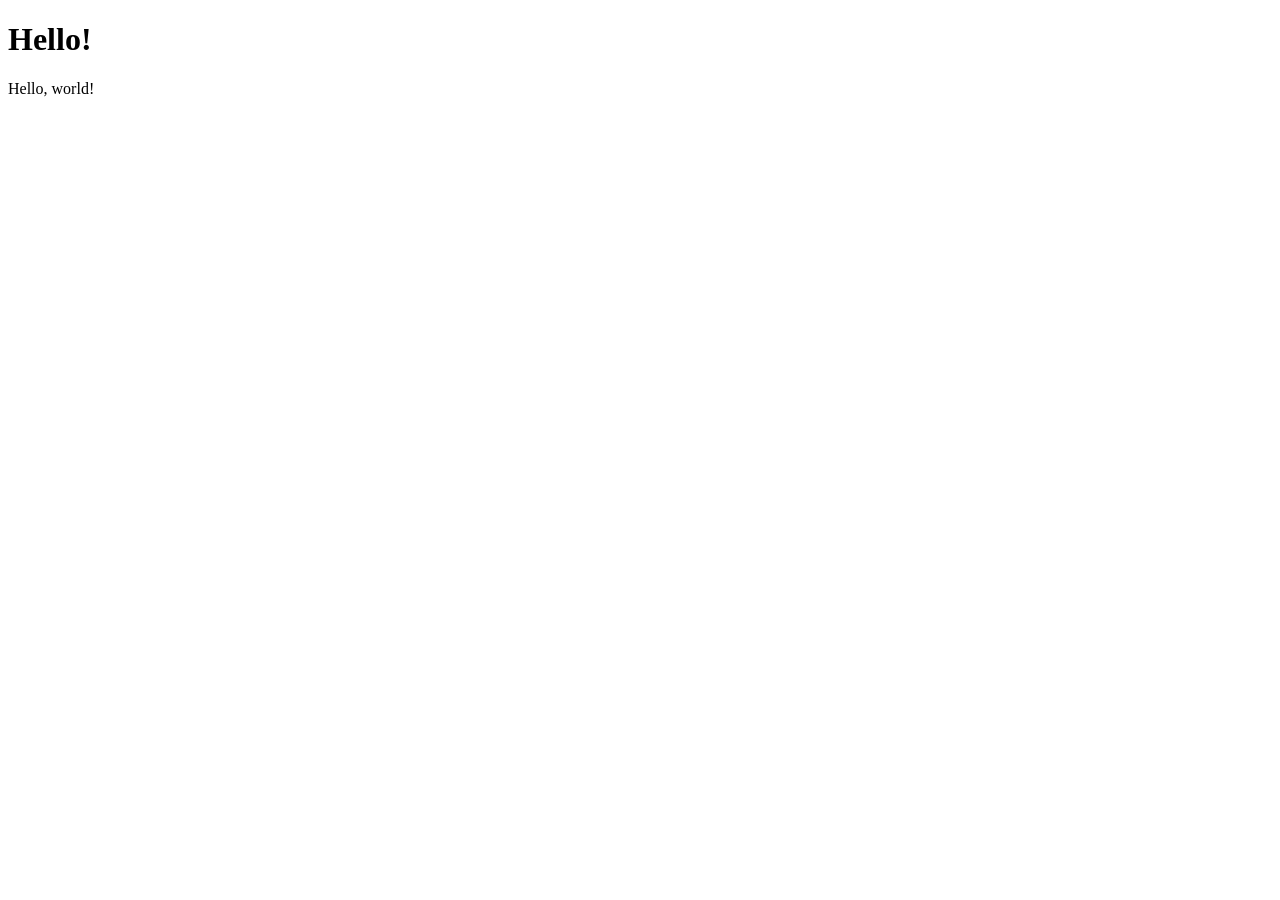
<file: index.html>
<!DOCTYPE html>
<html lang="en">
<head>
  <meta charset="UTF-8">
  <meta name="viewport" content="width=device-width, initial-scale=1.0">
  <title>Hello</title>
</head>
<body>
  <h1>Hello!</h1>
  <p>Hello, world!</p>
</body>
</html>
</file>
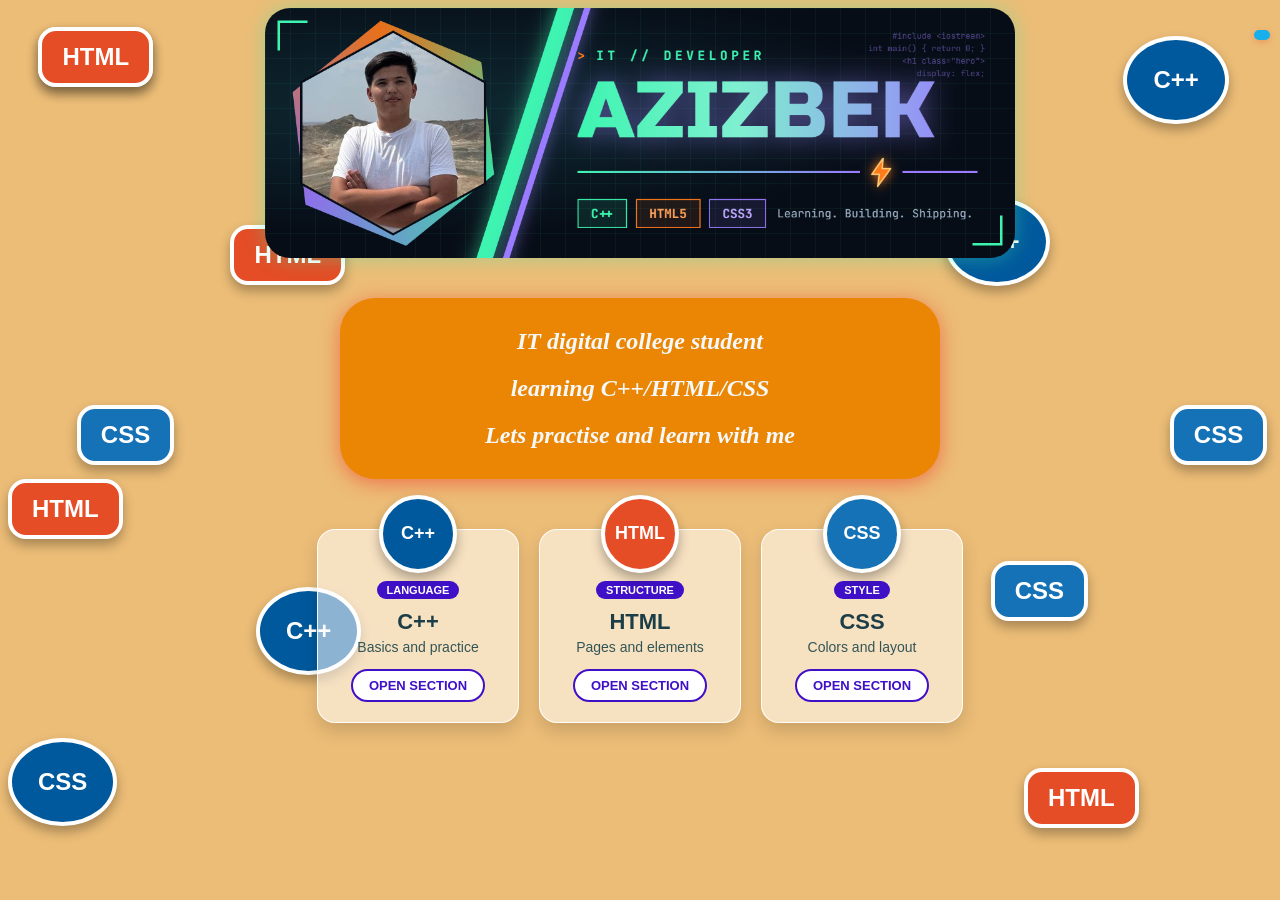
<file: my-site/vs code/index.html>
<!DOCTYPE html>
<html>
<head>
  <title>Main Page</title>
  <meta name="author" content="azizbek ismailov kaxramanovich">
  <link rel="stylesheet"  href="css/main.css">
  <div class="photos">
  <img src="banner.png" alt="its me">
  <link href="script.js">
  
  <meta name="viewport" content="width=device-width, initial-scale=1">
  </div>
    <style>
        #google_language_change {
            position: fixed;
            top: 30px;
            right: 10px;
            z-index: 9999;
            background: rgb(23, 175, 236);
            padding: 5px 8px;
            border-radius: 16px;
            box-shadow: 0 2px 6px rgba(232, 9, 9, 0.2);
        }
    </style>
<body>
  
  <div class="card">
    
    <h2><i>IT digital college student</i></h2>
    <h2><i>learning C++/HTML/CSS</i></h2>
    <h2> <i> Lets practise and learn with me</i></h2>
  </div>
     <div class="sticker html a1">HTML</div>
  </div>
 <div class="sticker html a1">HTML</div>
  <div class="sticker css  a2">CSS</div>
  <div class="sticker cpp  a3">C++</div>
  <div class="sticker html a4">HTML</div>
  <div class="sticker css  a5">CSS</div>
  <div class="sticker cpp  a6">C++</div>
  <div class="sticker html a7">HTML</div>
  <div class="sticker css  a8">CSS</div>
  <div class="sticker cpp  a9">C++</div>  
  <div class="sticker cpp  a10">CSS</div>
  <div class="sticker html a11">HTML</div>  
  <div class="cards">

  <div class="mini-card">
    <div class="badge cpp-b">C++</div>
    <span class="tag">LANGUAGE</span>
    <h4>C++</h4>
    <p>Basics and practice</p>
    <a href="HTMLPage1.html" class="open-btn">OPEN SECTION</a>
  </div>

  <div class="mini-card">
    <div class="badge html-b">HTML</div>
    <span class="tag">STRUCTURE</span>
    <h4>HTML</h4>
    <p>Pages and elements</p>
    <a href="html.html" class="open-btn">OPEN SECTION</a>
  </div>

  <div class="mini-card">
    <div class="badge css-b">CSS</div>
    <span class="tag">STYLE</span>
    <h4>CSS</h4>
    <p>Colors and layout</p>
    <a href="css.html" class="open-btn">OPEN SECTION</a>
  </div>

</div>
  </div>
  <script>
  document.querySelectorAll('.mini-card').forEach((card) => {

    card.addEventListener('mousemove', (e) => {
      const r = card.getBoundingClientRect();
      const x = (e.clientX - r.left) / r.width  - 0.5;   /* -0.5 to 0.5 */
      const y = (e.clientY - r.top)  / r.height - 0.5;

      card.style.setProperty('--ry', (x * 20) + 'deg');
      card.style.setProperty('--rx', (-y * 20) + 'deg');
    });

    card.addEventListener('mouseleave', () => {
      card.style.setProperty('--rx', '0deg');
      card.style.setProperty('--ry', '0deg');
    });

  });
</script>
<div id="google_language_change"></div>

<script type="text/javascript" src="http://translate.google.com/translate_a/element.js?cb=loadGoogleTranslate"></script>

<script type="text/javascript">
    function loadGoogleTranslate() {
        new google.translate.TranslateElement(
            "google_language_change");
    }
    
</script> 
</body>
</html>
</file>
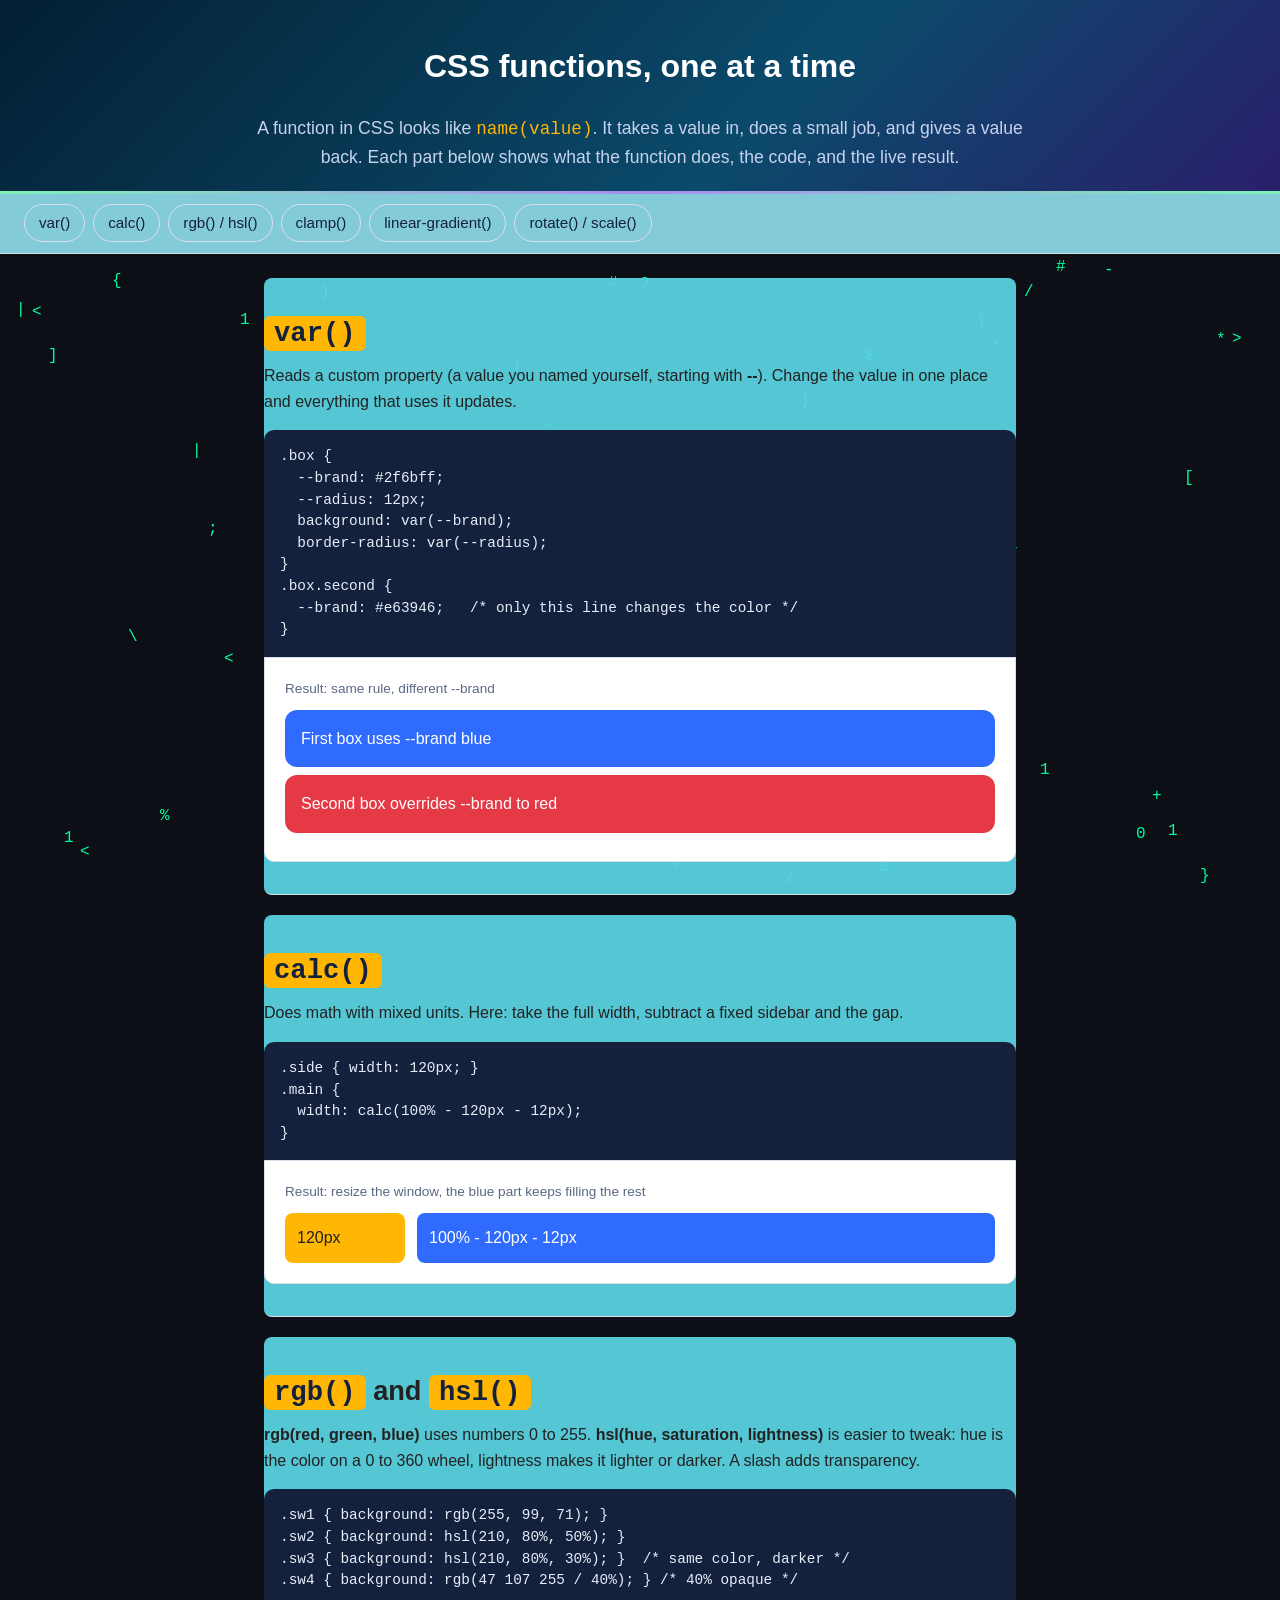
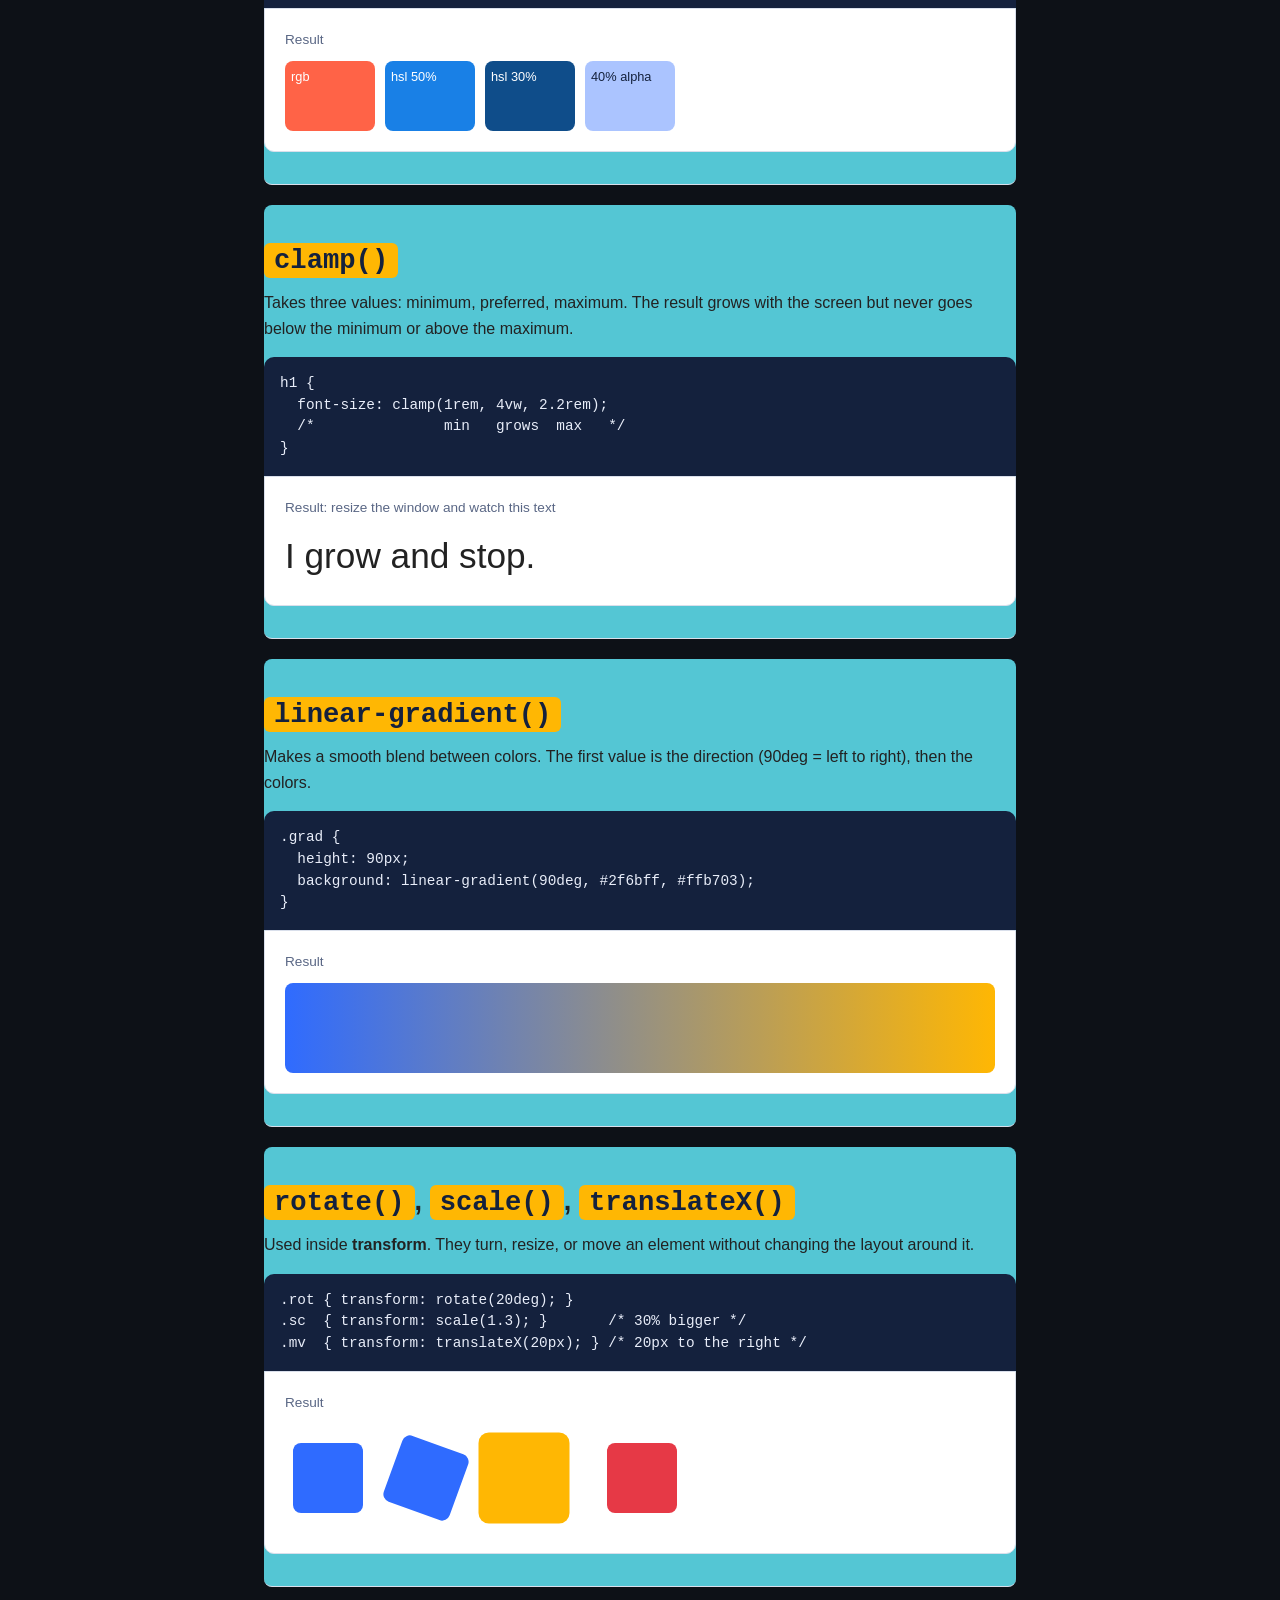
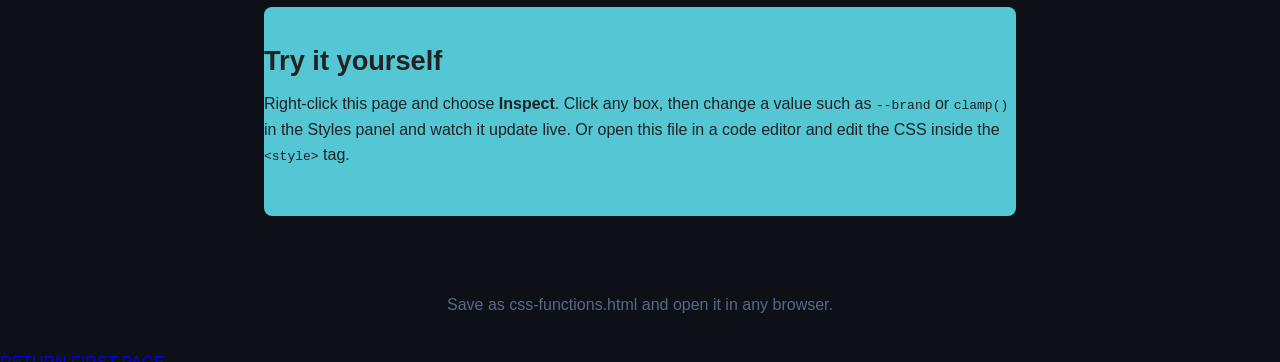
<file: my-site/vs code/css.html>
<!DOCTYPE html>
<html lang="en">
<head>
<meta charset="utf-8">
<meta name="viewport" content="width=device-width, initial-scale=1">
<title>CSS Functions: explained with live examples</title>
<style>
  :root {
    --ink: #14213d;
    --paper: #f5f7fb;
    --card: #ffffff;
    --blue: #2f6bff;
    --sun: #ffb703;
    --line: #d9dfeb;
    --code-bg: #14213d;
    --code-ink: #e8edf9;
    --space: 24px;
  }
  * { box-sizing: border-box; }
  body {
  font-family: Arial, sans-serif;
  margin: 0;
  background: #0d1117;
  color: #222;
  line-height: 1.6;
}

/* Фон с символами кода */
#code-bg {
  position: fixed;
  top: 0;
  left: 0;
  width: 100%;
  height: 100%;
  z-index: -1;
}

/* Блоки чуть прозрачные, чтобы текст читался на фоне */
section {
  background: rgba(91, 212, 228, 0.93);
  padding: 15px 20px;
  margin-bottom: 20px;
  border-radius: 8px;
}

footer {
  text-align: center;
  padding: 15px;
  color: #aaa;
}

  header {
  background: linear-gradient(135deg, #031f33, #0b4a6b 60%, #2a1f6b);
  color: white;
  padding: 20px;
  text-align: center;
  border-bottom: 3px solid;
  border-image: linear-gradient(90deg, #7df2b6, #a98df0, #7df2b6) 1;
  box-shadow: 0 8px 30px rgba(125, 242, 182, 0.15);
}
  header p { margin: 0 auto; max-width: 800px; color: #c7d2ee; font-size: 1.1rem; }
  header code { color: var(--sun); }
  nav {
    position: sticky; top: 0; z-index: 5;
    background: #84cbd9; border-bottom: 1px solid var(--line);
    display: flex; gap: 8px; overflow-x: auto; padding: 10px var(--space);
  }
  nav a {
    flex: none; text-decoration: none; color: var(--ink);
    padding: 6px 14px; border-radius: 999px; border: 1px solid var(--line);
    font-size: .95rem;
  }
  nav a:hover, nav a:focus-visible { background: var(--blue); color: #fff; border-color: var(--blue); outline: none; }
  main { max-width: 800px; margin: 0 auto; padding: var(--space); }
  section { padding: 32px 0; border-bottom: 1px solid var(--line); }
  section:last-of-type { border-bottom: 0; }
  h2 { margin: 0 0 4px; font-size: 1.7rem; }
  h2 code { background: var(--sun); color: var(--ink); padding: 2px 10px; border-radius: 6px; }
  .what { margin: 8px 0 16px; }
  pre {
    margin: 0; padding: 16px; overflow-x: auto;
    background: var(--code-bg); color: var(--code-ink);
    border-radius: 10px 10px 0 0; font-size: .9rem; line-height: 1.5;
    font-family: ui-monospace, SFMono-Regular, Consolas, monospace;
  }
  .demo {
    background: var(--card); border: 1px solid var(--line);
    border-radius: 0 0 10px 10px; padding: 20px;
  }
  .demo-label { font-size: .85rem; color: #5a6785; margin: 0 0 10px; }
  footer { text-align: center; padding: 32px var(--space); color: #5a6785; }

  /* ---------- demo styles (each one uses the function being taught) ---------- */

  /* 1. var() */
  .var-box {
    --brand: #2f6bff;
    --radius: 12px;
    background: var(--brand);
    border-radius: var(--radius);
    color: #ffffff; padding: 16px; margin-bottom: 8px;
  }
  .var-box.second { --brand: #e63946; }

  /* 2. calc() */
  .calc-row { display: flex; gap: 12px; }
  .calc-side { width: 120px; background: var(--sun); padding: 12px; border-radius: 8px; }
  .calc-main {
    width: calc(100% - 120px - 12px);
    background: var(--blue); color: #ffffff; padding: 12px; border-radius: 8px;
  }

  /* 3. rgb() and hsl() */
  .swatches { display: flex; gap: 10px; flex-wrap: wrap; }
  .sw { width: 90px; height: 70px; border-radius: 8px; color: #ffffff; font-size: .8rem; padding: 6px; }
  .sw1 { background: rgb(255, 99, 71); }
  .sw2 { background: hsl(210, 80%, 50%); }
  .sw3 { background: hsl(210, 80%, 30%); }
  .sw4 { background: rgb(47 107 255 / 40%); color: var(--ink); }

  /* 4. clamp() */
  .clamp-text { font-size: clamp(1rem, 4vw, 2.2rem); margin: 0; }

  /* 5. linear-gradient() */
  .grad { height: 90px; border-radius: 8px; background: linear-gradient(90deg, #2f6bff, #ffb703); }

  /* 6. transform functions */
  .tf-row { display: flex; gap: 28px; padding: 20px 8px; flex-wrap: wrap; }
  .tf { width: 70px; height: 70px; background: var(--blue); border-radius: 8px; }
  .tf.rot { transform: rotate(20deg); }
  .tf.sc { transform: scale(1.3); background: var(--sun); }
  .tf.mv { transform: translateX(20px); background: #e63946; }
</style>
</head>
<body>
<canvas id="code-bg"></canvas>
<header>
  <h1>CSS functions, one at a time</h1>
  <p>A function in CSS looks like <code>name(value)</code>. It takes a value in, does a small job, and gives a value back. Each part below shows what the function does, the code, and the live result.</p>
</header>

<nav aria-label="Functions">
  <a href="#var">var()</a>
  <a href="#calc">calc()</a>
  <a href="#color">rgb() / hsl()</a>
  <a href="#clamp">clamp()</a>
  <a href="#gradient">linear-gradient()</a>
  <a href="#transform">rotate() / scale()</a>
</nav>

<main>

  <section id="var">
    <h2><code>var()</code></h2>
    <p class="what">Reads a custom property (a value you named yourself, starting with <b>--</b>). Change the value in one place and everything that uses it updates.</p>
    <pre><code>.box {
  --brand: #2f6bff;
  --radius: 12px;
  background: var(--brand);
  border-radius: var(--radius);
}
.box.second {
  --brand: #e63946;   /* only this line changes the color */
}</code></pre>
    <div class="demo">
      <p class="demo-label">Result: same rule, different --brand</p>
      <div class="var-box">First box uses --brand blue</div>
      <div class="var-box second">Second box overrides --brand to red</div>
    </div>
  </section>

  <section id="calc">
    <h2><code>calc()</code></h2>
    <p class="what">Does math with mixed units. Here: take the full width, subtract a fixed sidebar and the gap.</p>
    <pre><code>.side { width: 120px; }
.main {
  width: calc(100% - 120px - 12px);
}</code></pre>
    <div class="demo">
      <p class="demo-label">Result: resize the window, the blue part keeps filling the rest</p>
      <div class="calc-row">
        <div class="calc-side">120px</div>
        <div class="calc-main">100% - 120px - 12px</div>
      </div>
    </div>
  </section>

  <section id="color">
    <h2><code>rgb()</code> and <code>hsl()</code></h2>
    <p class="what"><b>rgb(red, green, blue)</b> uses numbers 0 to 255. <b>hsl(hue, saturation, lightness)</b> is easier to tweak: hue is the color on a 0 to 360 wheel, lightness makes it lighter or darker. A slash adds transparency.</p>
    <pre><code>.sw1 { background: rgb(255, 99, 71); }
.sw2 { background: hsl(210, 80%, 50%); }
.sw3 { background: hsl(210, 80%, 30%); }  /* same color, darker */
.sw4 { background: rgb(47 107 255 / 40%); } /* 40% opaque */</code></pre>
    <div class="demo">
      <p class="demo-label">Result</p>
      <div class="swatches">
        <div class="sw sw1">rgb</div>
        <div class="sw sw2">hsl 50%</div>
        <div class="sw sw3">hsl 30%</div>
        <div class="sw sw4">40% alpha</div>
      </div>
    </div>
  </section>

  <section id="clamp">
    <h2><code>clamp()</code></h2>
    <p class="what">Takes three values: minimum, preferred, maximum. The result grows with the screen but never goes below the minimum or above the maximum.</p>
    <pre><code>h1 {
  font-size: clamp(1rem, 4vw, 2.2rem);
  /*               min   grows  max   */
}</code></pre>
    <div class="demo">
      <p class="demo-label">Result: resize the window and watch this text</p>
      <p class="clamp-text">I grow and stop.</p>
    </div>
  </section>

  <section id="gradient">
    <h2><code>linear-gradient()</code></h2>
    <p class="what">Makes a smooth blend between colors. The first value is the direction (90deg = left to right), then the colors.</p>
    <pre><code>.grad {
  height: 90px;
  background: linear-gradient(90deg, #2f6bff, #ffb703);
}</code></pre>
    <div class="demo">
      <p class="demo-label">Result</p>
      <div class="grad"></div>
    </div>
  </section>

  <section id="transform">
    <h2><code>rotate()</code>, <code>scale()</code>, <code>translateX()</code></h2>
    <p class="what">Used inside <b>transform</b>. They turn, resize, or move an element without changing the layout around it.</p>
    <pre><code>.rot { transform: rotate(20deg); }
.sc  { transform: scale(1.3); }       /* 30% bigger */
.mv  { transform: translateX(20px); } /* 20px to the right */</code></pre>
    <div class="demo">
      <p class="demo-label">Result</p>
      <div class="tf-row">
        <div class="tf"></div>
        <div class="tf rot"></div>
        <div class="tf sc"></div>
        <div class="tf mv"></div>
      </div>
    </div>
  </section>

  <section>
    <h2>Try it yourself</h2>
    <p class="what">Right-click this page and choose <b>Inspect</b>. Click any box, then change a value such as <code>--brand</code> or <code>clamp()</code> in the Styles panel and watch it update live. Or open this file in a code editor and edit the CSS inside the <code>&lt;style&gt;</code> tag.</p>
  </section>

</main>

<footer>Save as css-functions.html and open it in any browser.</footer>
<script>
    const canvas = document.getElementById('code-bg');
    const ctx = canvas.getContext('2d');
    const symbols = '{}[]()<>/\\;:=+-*&|!?#$%01'.split('');
    const size = 16;
    let drops = [];

    function resize() {
      canvas.width = window.innerWidth;
      canvas.height = window.innerHeight;
      const columns = Math.floor(canvas.width / size);
      drops = Array.from({ length: columns }, () => Math.random() * canvas.height / size);
    }
    resize();
    window.addEventListener('resize', resize);

    function draw() {
      // Полупрозрачный фон создаёт эффект "шлейфа"
      ctx.fillStyle = 'rgba(13, 17, 23, 0.1)';
      ctx.fillRect(0, 0, canvas.width, canvas.height);

      ctx.fillStyle = '#00ff9c';
      ctx.font = size + 'px monospace';

      drops.forEach((y, i) => {
        const char = symbols[Math.floor(Math.random() * symbols.length)];
        ctx.fillText(char, i * size, y * size);

        if (y * size > canvas.height && Math.random() > 0.975) {
          drops[i] = 0;
        }
        drops[i]++;
      });
    }

    setInterval(draw, 50);
  </script>
  <a href="index.html">RETURN FIRST PAGE</a>
</body>
</html>
</file>
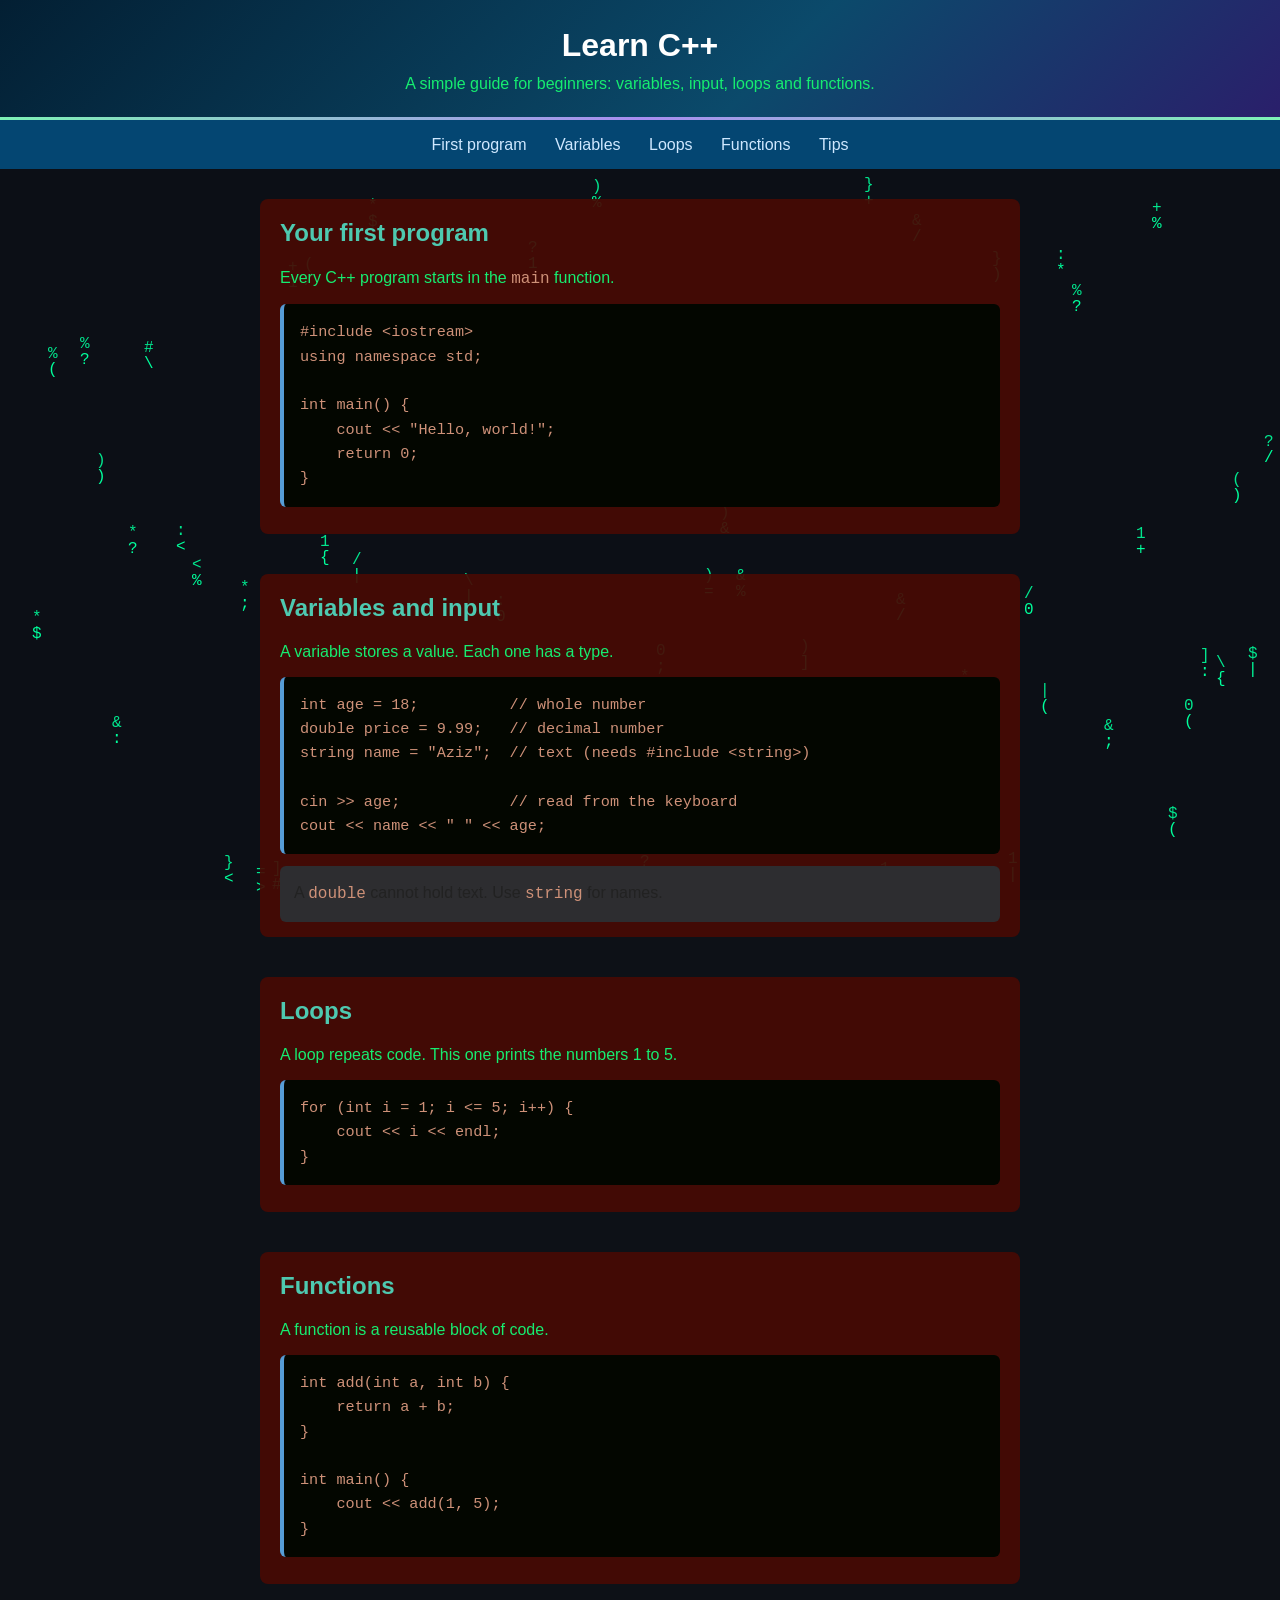
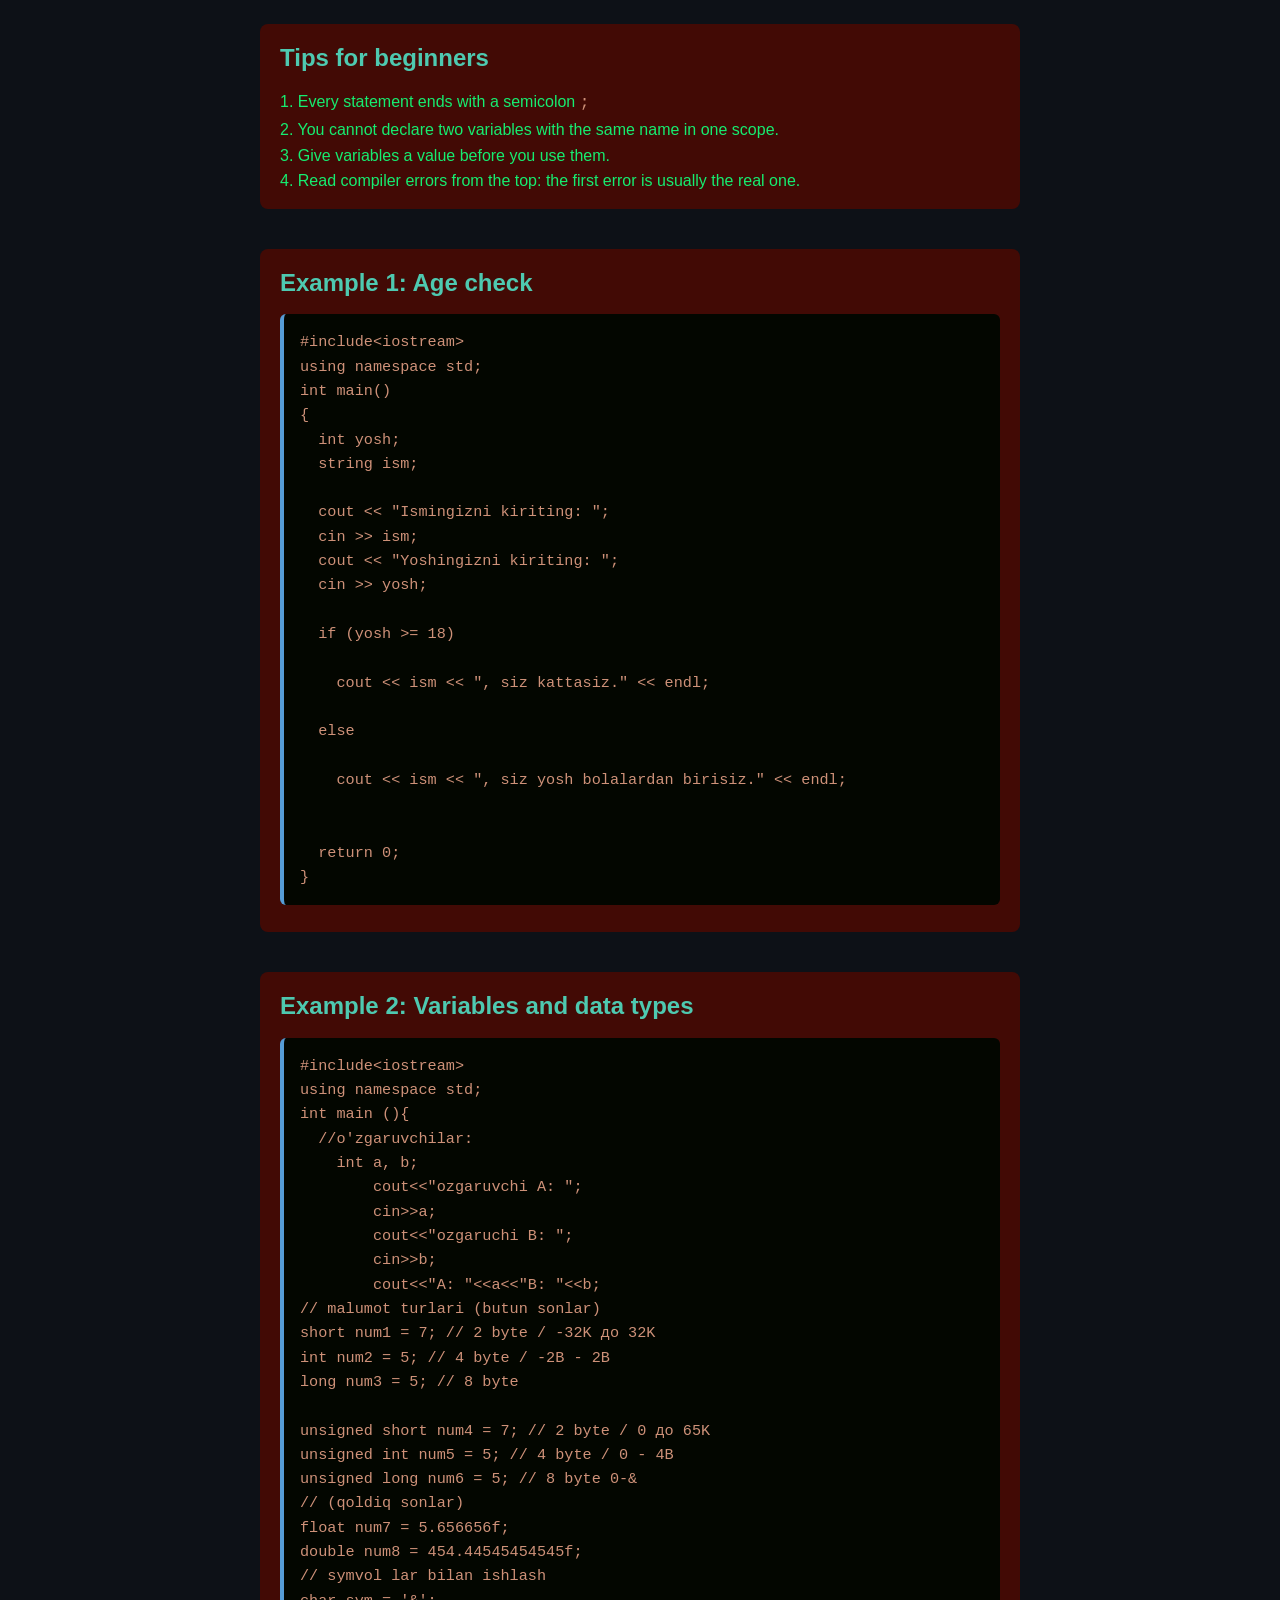
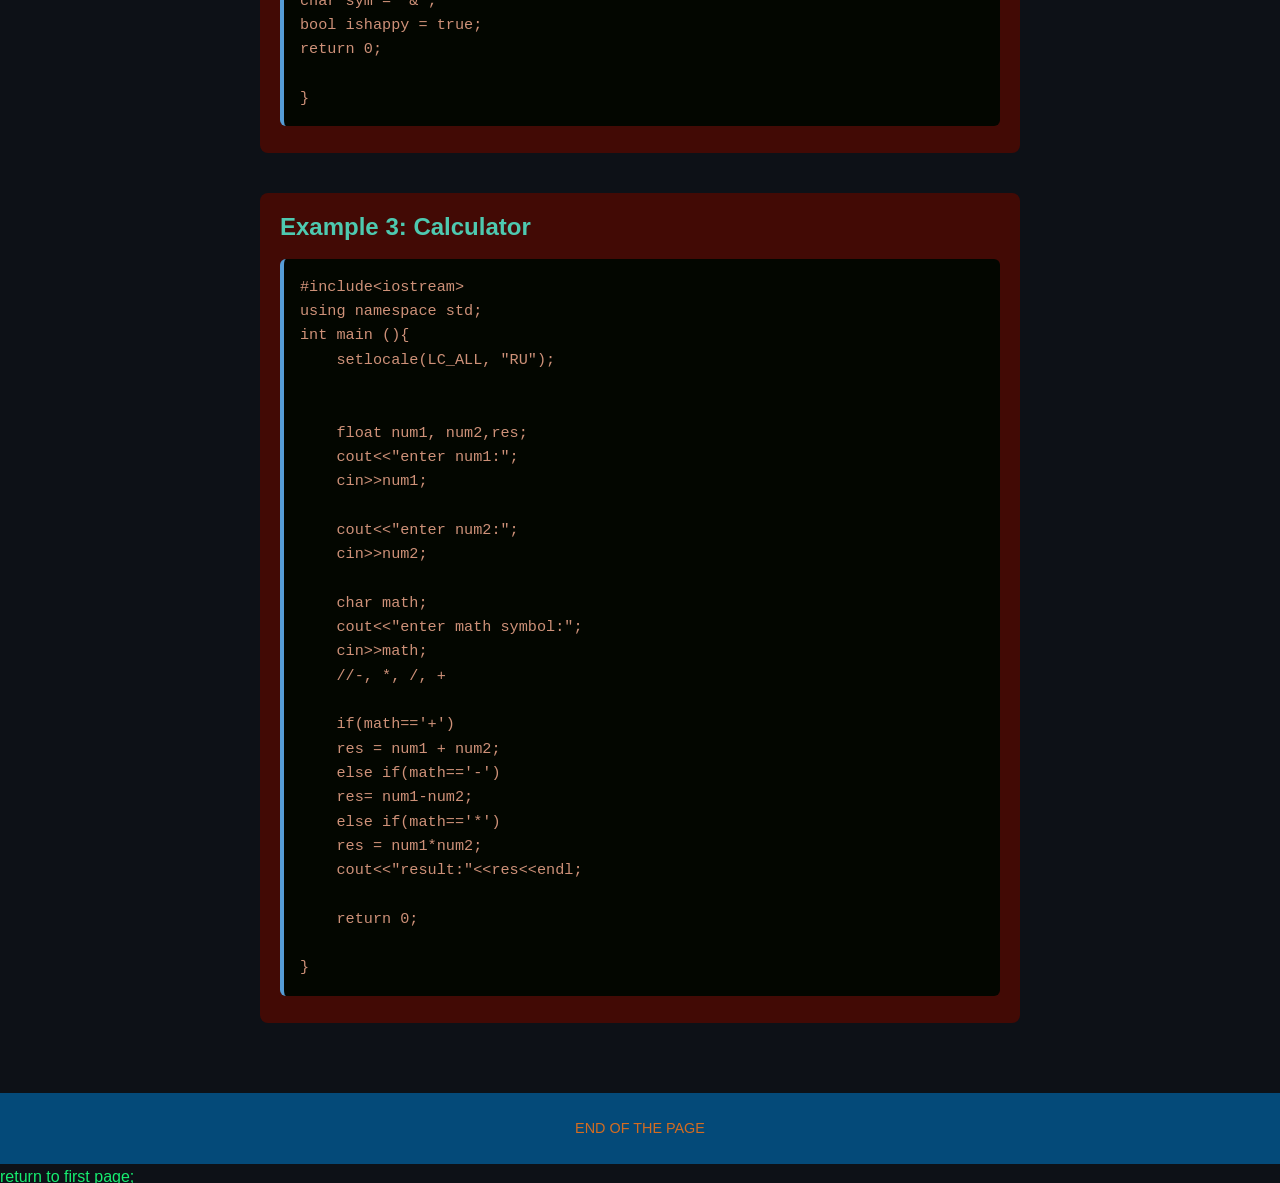
<file: my-site/vs code/HTMLPage1.html>
﻿<!----website_generator.cpp
// A C++ program that creates a website (index.html) about C++ coding.
// Browsers only understand HTML/CSS/JS, so this program WRITES that code to a file.
//
// Compile:  g++ website_generator.cpp -o generator
// Run:      ./generator        (on Windows: generator.exe)
// Then open the new index.html file in your browser.-->

 <iostream>
     <fstream>
         <string>
           

            <!---- Part 1: the page head and styles
            string makeHead(const string& title) {
            string html = R"HTML--><!DOCTYPE html>
            <html lang="en">
            <head>
                 
                <meta charset="UTF-8">
                <meta name="viewport" content="width=device-width, initial-scale=1">
                <title>
                    C++ LEARNING 
                </title>
                <style>
                    * {
                        box-sizing: border-box;
                        margin: 0;
                        padding: 0;
                    }

                   body {
  font-family: Arial, sans-serif;
  margin: 0;
  background: #0d1117;
  color: #222;
  line-height: 1.6;
}

/* Фон с символами кода */
#code-bg {
  position: fixed;
  top: 0;
  left: 0;
  width: 100%;
  height: 100%;
  z-index: -1;
}

/* Блоки чуть прозрачные, чтобы текст читался на фоне */
section {
  background: rgba(71, 10, 5, 0.93);
  padding: 15px 20px;
  margin-bottom: 20px;
  border-radius: 8px;
}

footer {
  text-align: center;
  padding: 15px;
  color: #aaa;
}
a{
    color:#16ed70;
}
                    header {
  background: linear-gradient(135deg, #031f33, #0b4a6b 60%, #2a1f6b);
  color: white;
  padding: 20px;
  text-align: center;
  border-bottom: 3px solid;
  border-image: linear-gradient(90deg, #7df2b6, #a98df0, #7df2b6) 1;
  box-shadow: 0 8px 30px rgba(125, 242, 182, 0.15);
}

                    nav {
                        background:  rgb(4, 70, 114);
                        text-align: center;
                        padding: 12px;
                        position: sticky;
                        top: 0;
                    }
nav a {
  position: relative;
  color: #cfe8ff;
  margin: 0 10px;
  text-decoration: none;
  padding: 6px 2px;
  transition: color 0.2s;
}

nav a::after {
  content: "";
  position: absolute;
  left: 0;
  bottom: -4px;
  width: 0;
  height: 2px;
  background: #7df2b6;
  transition: width 0.25s;
}

nav a:hover { color: #7df2b6; }
nav a:hover::after { width: 100%; }

                    main {
                        max-width: 800px;
                        margin: 0 auto;
                        padding: 30px 20px;
                    }

                    section {
                        margin-bottom: 40px;
                    }

                    h2 {
                        color: #4ec9b0;
                        margin-bottom: 12px;
                    }

                    pre {
                        background: #030600;
                        border-left: 4px solid #569cd6;
                        padding: 16px;
                        overflow-x: auto;
                        border-radius: 6px;
                        margin: 12px 0;
                        font-size: 0.95rem;
                    }
                    p{
                        color:#16ed70;
                    }
                    

                    code {
                        font-family: Consolas, monospace;
                        color: #ce9178;
                    }

                    .tip {
                        background: #2d2d30;
                        padding: 14px;
                        border-radius: 6px;
                        margin-top: 10px;
                    }
                    
                         
                   

                    footer {
                        text-align: center;
                        padding: 24px;
                        background:  rgb(4, 74, 121);
                        font-size: 0.9rem;
                        color: rgb(212, 108, 33);
                    }
    
                </style>
            </head>
            <body>
                <canvas id="code-bg"></canvas>
                <!----Part 2: header and navigation-->
                <header>
                    <h1>Learn C++</h1>
                    <p>A simple guide for beginners: variables, input, loops and functions.</p>
                </header>
                <nav>
                    <a href="#start">First program</a>
                    <a href="#variables">Variables</a>
                    <a href="#loops">Loops</a>
                    <a href="#functions">Functions</a>
                    <a href="#tips">Tips</a>
                </nav>
                <main>
                    

                    <section id="start">
                        <h2>Your first program</h2>
                        <p>Every C++ program starts in the <code>main</code> function.</p>
<pre><code>#include &lt;iostream&gt;
using namespace std;

int main() {
    cout &lt;&lt; "Hello, world!";
    return 0;
}</code></pre>
                    </section>

                    <section id="variables">
                        <h2>Variables and input</h2>
                        <p>A variable stores a value. Each one has a type.</p>
<pre><code>int age = 18;          // whole number
double price = 9.99;   // decimal number
string name = "Aziz";  // text (needs #include &lt;string&gt;)

cin &gt;&gt; age;            // read from the keyboard
cout &lt;&lt; name &lt;&lt; " " &lt;&lt; age;</code></pre>
                        <div class="tip">A <code>double</code> cannot hold text. Use <code>string</code> for names.</div>
                    </section>

                    <section id="loops">
                        <h2>Loops</h2>
                        <p>A loop repeats code. This one prints the numbers 1 to 5.</p>
<pre><code>for (int i = 1; i &lt;= 5; i++) {
    cout &lt;&lt; i &lt;&lt; endl;
}</code></pre>
                    </section>

                    <section id="functions">
                        <h2>Functions</h2>
                        <p>A function is a reusable block of code.</p>
<pre><code>int add(int a, int b) {
    return a + b;
}

int main() {
    cout &lt;&lt; add(1, 5);  
}</code></pre>
                    </section>

                    <section id="tips">
                        <h2>Tips for beginners</h2>
                        <p>1. Every statement ends with a semicolon <code>;</code></p>
                        <p>2. You cannot declare two variables with the same name in one scope.</p>
                        <p>3. Give variables a value before you use them.</p>
                        <p>4. Read compiler errors from the top: the first error is usually the real one.</p>
                    </section>
                    <section id="example-age">
    <h2>Example 1: Age check</h2>
<pre><code>#include&lt;iostream&gt;
using namespace std;
int main()
{
  int yosh;
  string ism;
  
  cout &lt;&lt; "Ismingizni kiriting: ";
  cin &gt;&gt; ism;
  cout &lt;&lt; "Yoshingizni kiriting: ";
  cin &gt;&gt; yosh;
  
  if (yosh &gt;= 18)
  
    cout &lt;&lt; ism &lt;&lt; ", siz kattasiz." &lt;&lt; endl;
  
  else
  
    cout &lt;&lt; ism &lt;&lt; ", siz yosh bolalardan birisiz." &lt;&lt; endl;
  

  return 0;
}</code></pre>
</section>

<section id="example-types">
    <h2>Example 2: Variables and data types</h2>
<pre><code>#include&lt;iostream&gt;
using namespace std;
int main (){
  //o'zgaruvchilar:
    int a, b;
        cout&lt;&lt;"ozgaruvchi A: ";
        cin&gt;&gt;a;
        cout&lt;&lt;"ozgaruchi B: ";
        cin&gt;&gt;b;
        cout&lt;&lt;"A: "&lt;&lt;a&lt;&lt;"B: "&lt;&lt;b;
// malumot turlari (butun sonlar)
short num1 = 7; // 2 byte / -32K до 32K
int num2 = 5; // 4 byte / -2B - 2B
long num3 = 5; // 8 byte

unsigned short num4 = 7; // 2 byte / 0 до 65K
unsigned int num5 = 5; // 4 byte / 0 - 4B
unsigned long num6 = 5; // 8 byte 0-&amp;
// (qoldiq sonlar)
float num7 = 5.656656f;
double num8 = 454.44545454545f;
// symvol lar bilan ishlash
char sym = '&amp;';
bool ishappy = true;
return 0;

}</code></pre>
</section>

<section id="example-calculator">
    <h2>Example 3: Calculator</h2>
<pre><code>#include&lt;iostream&gt;
using namespace std;
int main (){
    setlocale(LC_ALL, "RU");
    
    
    float num1, num2,res;
    cout&lt;&lt;"enter num1:";
    cin&gt;&gt;num1;
    
    cout&lt;&lt;"enter num2:";
    cin&gt;&gt;num2;
    
    char math;
    cout&lt;&lt;"enter math symbol:";
    cin&gt;&gt;math;
    //-, *, /, +
    
    if(math=='+')
    res = num1 + num2;
    else if(math=='-')
    res= num1-num2;
    else if(math=='*')
    res = num1*num2;
    cout&lt;&lt;"result:"&lt;&lt;res&lt;&lt;endl;
    
    return 0;
    
}</code></pre>
</section>

                    
                </main>
                <footer>END OF THE PAGE</footer>
                <a href="index.html">return to first page;
                        <script>
        const canvas = document.getElementById('code-bg');
        const ctx = canvas.getContext('2d');
        const symbols = '{}[]()<>/\\;:=+-*&|!?#$%01'.split('');
        const size = 16;
        let drops = [];

        function resize() {
        canvas.width = window.innerWidth;
        canvas.height = window.innerHeight;
        const columns = Math.floor(canvas.width / size);
        drops = Array.from({ length: columns }, () => Math.random() * canvas.height / size);
        }
        resize();
        window.addEventListener('resize', resize);

        function draw() {
        // Полупрозрачный фон создаёт эффект "шлейфа"
        ctx.fillStyle = 'rgba(13, 17, 23, 0.1)';
        ctx.fillRect(0, 0, canvas.width, canvas.height);

        ctx.fillStyle = '#00ff9c';
        ctx.font = size + 'px monospace';

        drops.forEach((y, i) => {
            const char = symbols[Math.floor(Math.random() * symbols.length)];
            ctx.fillText(char, i * size, y * size);

            if (y * size > canvas.height && Math.random() > 0.975) {
            drops[i] = 0;
            }
            drops[i]++;
        });
        }

        setInterval(draw, 50);
    </script>
</body>
            </body>
        </html>
</file>
<file: my-site/vs code/css/main.css>
body {
  background: rgb(236, 189, 119);
  background-size: 400% 400%;
  animation: gradientMove 12s ease infinite;
  
}

@keyframes gradientMove {
  0%   { background-position: 0% 50%; }
  50%  { background-position: 100% 50%; }
  100% { background-position: 0% 50%; }
}body::before {
  content: "";
  position: fixed;
  inset: 0;
  background: white;
  opacity: 0;
  pointer-events: none;
  z-index: -1;
  animation: flash 7s infinite;
}

@keyframes flash {
  0%, 92%, 100% { opacity: 0; }
  93% { opacity: 0.25; }
  94% { opacity: 0; }
  95% { opacity: 0.4; }
  97% { opacity: 0; }
}.bolt {
  animation: float 4s ease-in-out infinite, glow 2s ease-in-out infinite alternate;
}

@keyframes float {
  0%, 100% { transform: translateY(0) rotate(-5deg); }
  50%      { transform: translateY(-25px) rotate(5deg); }
}

@keyframes glow {
  from { filter: drop-shadow(0 0 4px #ff6b6b); }
  to   { filter: drop-shadow(0 0 16px #ffd54a); }
  
}

.photos {
  display: flex;
  justify-content: center;
  align-items: center;
  flex-wrap: wrap;
  gap: 30px;
  width: 100%;
}

.photos img {
  width: 750px;
  height: auto;
  object-fit: flexible;
  border-radius: 25px;
  
  box-shadow: 0 0 20px rgba(62, 230, 166, 0.4);
  transition: transform 0.6s ease-out, box-shadow 0.6s ease-out;
  animation: slideUp 0.8s ease backwards;
  position: relative;
  animation: pulse 2.5s ease-in-out infinite alternate;
}

.photos img:hover {
  transform: scale(1.06);
  box-shadow: 0 0 30px rgba(11, 13, 13, 0.7);
  z-index: 10;
}
.card {
  background-color: #ea8604;
  color:  #f4f8f9;
  width: 100%;
  max-width: 600px;
  margin: 40px auto 0;       /* auto = centered left and right */
  padding: 10px;
  box-sizing: border-box;
  border-radius: 35px;
  text-align: center;        /* all text inside is centered */
  box-shadow: 0 4px 20px rgba(240, 7, 7, 0.4);
  transition: transform 0.6s ease-out;
}


.card:hover {
  transform: scale(1.03);
   box-shadow: 0 0 30px rgba(4, 149, 239, 0.7);
  z-index: 100;
}
.cards {
  display: flex;
  justify-content: center;
  flex-wrap: wrap;
  gap: 50px 20px;
  margin-top: 50px;        /* space for the round stickers */
}

.mini-card {
  position: relative;
  width: 170px;
  padding: 50px 15px 20px;
  background: rgba(255, 255, 255, 0.55);
  border: 1px solid rgba(255, 255, 255, 0.9);
  border-radius: 18px;
  box-shadow: 0 8px 18px rgba(0, 0, 0, 0.15);
  text-align: center;
  font-family: Arial, sans-serif;
}

/* the round sticker on top of each card */
.badge {
  position: absolute;
  top: -35px;
  left: 50%;
  transform: translateX(-50%);
  width: 70px;
  height: 70px;
  border-radius: 50%;
  border: 4px solid white;
  box-shadow: 0 6px 12px rgba(0, 0, 0, 0.3);
  color: white;
  font-weight: bold;
  font-size: 18px;
  display: flex;
  align-items: center;
  justify-content: center;
}

.html-b { background: #e44d26; }
.css-b  { background: #1572b6; }
.cpp-b  { background: #00599c; }

.tag {
  display: inline-block;
  padding: 3px 10px;
  border-radius: 20px;
  background: #3f10c7;
  color: white;
  font-size: 11px;
  font-weight: bold;
}

.mini-card h4 {
  margin: 10px 0 4px;
  font-size: 22px;
  color: #1d3d47;
}

.mini-card p {
  margin: 0 0 14px;
  font-size: 14px;
  color: #355;
}

.open-btn {
  display: inline-block;
  padding: 7px 16px;
  border: 2px solid #3f10c7;
  border-radius: 30px;
  background: white;
  color: #3f10c7;
  font-size: 13px;
  font-weight: bold;
  text-decoration: none;
}

.open-btn:hover {
  background: #3f10c7;
  color: white;
}
.storm {
  position: fixed;          /* stays in place while scrolling */
  inset: 0;                 /* covers the whole screen */
  z-index: -1;              /* behind the pictures and the card */
  pointer-events: none;     /* the mouse ignores the emojis */
  overflow: hidden;
}

.storm span {
  position: absolute;
  font-size: 48px;
  opacity: 0.25;            /* soft, so the content stays readable */
  animation: flash 4s ease-in-out infinite;
}

@keyframes flash {
  0%, 100% { opacity: 0.15; transform: translateY(0); }
  50%      { opacity: 0.5;  transform: translateY(-15px); }
}
/* PHONE: screens 600px wide or smaller */
@media (max-width: 600px) {
  body {
    padding: 20px 12px;
  }

  .photos {
    gap: 30px;
  }

  .photos img {
    width: 300%;          /* fills the phone width instead of a fixed 375px */
    max-width: 300px;     /* but never bigger than on computer */
    height: auto;
    aspect-ratio: 1 / 1;  /* keeps the picture square */
    object-fit: contain;
  }

  .card {
    margin-top: 24px;
    padding: 20px;
    border-radius: 18px;
  }

  .storm span {
    font-size: 32px;      /* smaller emojis on phone */
  }
}
.links {
  display: flex;
  flex-direction: column;
  align-items: center;
  gap: 12px;
  margin-top: 20px;
  border-radius: 50px;
}

.button {
  display: block;
  width: 260px;
  padding: 12px 24px;
  background-color: #3d0fc5;
  color: white;
  text-decoration: none;
  font-style: normal;
  text-align: center;
  border-radius: 50px;
  transition: 0.2s;
  
}

.button:hover {
  background-color: hsl(60, 14%, 1%);
  transform: translateY(-2px);
  box-shadow: #0e0f0f;
}
.sticker {
  position: fixed;
  z-index: -1;
  padding: 12px 20px;
  font-family: Arial, sans-serif;
  font-size: 24px;
  font-weight: bold;
  color: white;
  border: 4px solid white;
  border-radius: 18px;
  box-shadow: 0 6px 12px rgba(0, 0, 0, 0.3);
  
  animation: float 4s ease-in-out infinite;


@keyframes float {
  0%, 100% { transform: translateY(0)     rotate(var(--r)); }
  50%      { transform: translateY(-12px) rotate(var(--r)); }
}
}

/* colors */
.html { background: #e44d26; }
.css  { background: #1572b6; }
.cpp  { background: #00599c; border-radius: 50%; padding: 26px; }

.sticker.a1  { top: 3%;      left: 3%;    --r: -10deg; animation-delay: 0s; }
.sticker.a2  { top: 45%;     left: 6%;    --r: 6deg;   animation-delay: 0.5s; }
.sticker.a3  { top: 4%;      right: 4%;   --r: -8deg;  animation-delay: 1s; }

.sticker.a4  { top: 25%;     left: 18%;   --r: 8deg;   animation-delay: 1.5s; }
.sticker.a5  { top: 45%;     right: 1%;   --r: -6deg;  animation-delay: 2s; }

.sticker.a6  { bottom: 25%;  left: 20%;   --r: -7deg;  animation-delay: 2.5s; }
.sticker.a7  { bottom: 8%;   left: 80%;   --r: 10deg;  animation-delay: 3s; }
.sticker.a8  { bottom: 31%;  right: 15%;  --r: -12deg; animation-delay: 0.8s; }
.sticker.a9  { top: 22%;     right: 18%;  --r: 5deg;   animation-delay: 1.8s; }
.sticker.a10 { top: 82%;     left: 8px;   --r: 5deg;   animation-delay: 2.2s; }
.mini-card {
  transition: transform 0.15s ease-out, box-shadow 0.2s;
}

.mini-card:hover {
  transform: perspective(600px) translateY(-10px)
             rotateX(var(--rx, 0deg)) rotateY(var(--ry, 0deg)) scale(1.05);
  box-shadow: 0 18px 30px rgba(0, 0, 0, 0.3);
  
}
</file>
